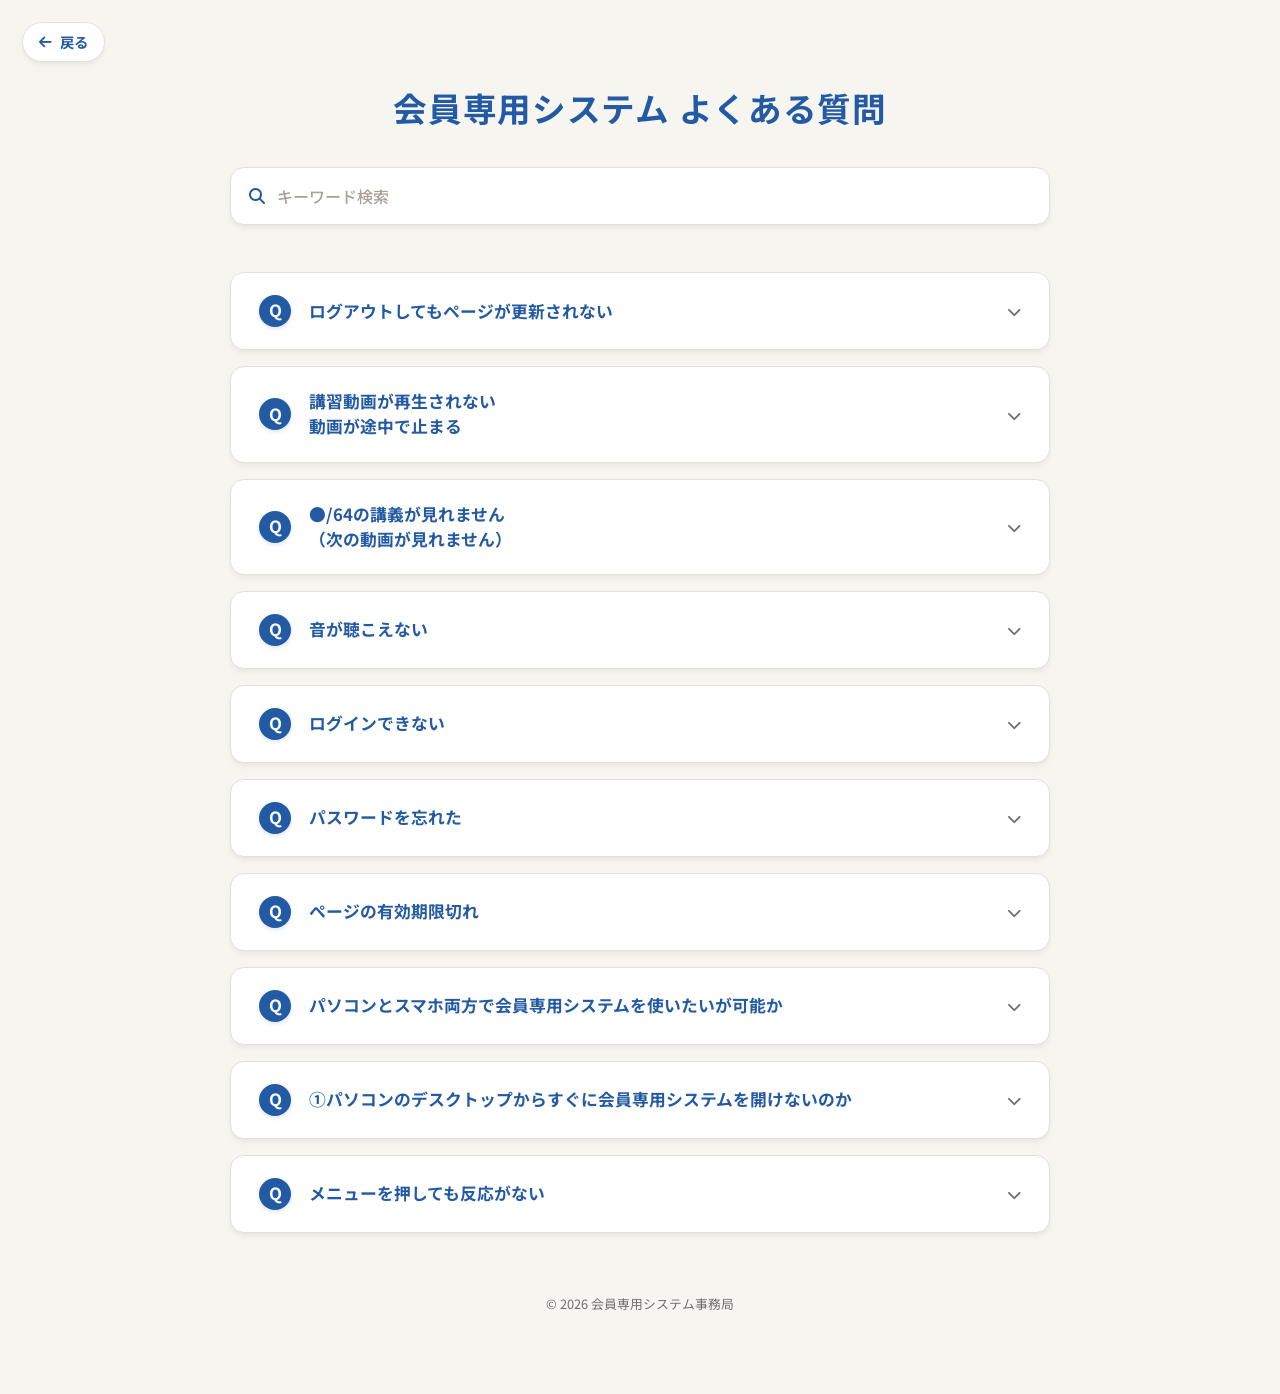
<file: index.html>
<!DOCTYPE html>
<html lang="ja">
<head>
    <meta charset="UTF-8">
    <meta name="viewport" content="width=device-width, initial-scale=1.0">
    <title>よくある質問 | 会員専用システム</title>
    
    <!-- Google Fonts -->
    <link rel="preconnect" href="https://fonts.googleapis.com">
    <link rel="preconnect" href="https://fonts.gstatic.com" crossorigin>
    <link href="https://fonts.googleapis.com/css2?family=Noto+Sans+JP:wght@400;500;700&family=Outfit:wght@600;800&display=swap" rel="stylesheet">
    
    <!-- Font Awesome -->
    <link rel="stylesheet" href="https://cdnjs.cloudflare.com/ajax/libs/font-awesome/6.4.0/css/all.min.css">

    <!-- Favicon -->
    <link rel="icon" href="favicon.svg" type="image/svg+xml">
    
    <!-- Custom Style -->
    <link rel="stylesheet" href="style.css">
</head>
<body>
    <a class="portal-back-button" href="https://portal.toshibu-sstm.com/" aria-label="会員専用システムへ戻る">
        <i class="fa-solid fa-arrow-left" aria-hidden="true"></i>
        <span>戻る</span>
    </a>

    <div class="faq-container">
        <!-- Header -->
        <header class="faq-header">
            <h1 class="faq-title">会員専用システム よくある質問</h1>
        </header>

        <!-- FAQ Accordion List -->
        <main class="faq-main">
            <div class="faq-search" role="search">
                <label class="faq-search-label" for="faq-search-input">キーワード検索</label>
                <div class="faq-search-box">
                    <i class="fa-solid fa-magnifying-glass" aria-hidden="true"></i>
                    <input id="faq-search-input" class="faq-search-input" type="search" placeholder="キーワード検索" autocomplete="off">
                </div>
                <p class="faq-search-status" id="faq-search-status" aria-live="polite"></p>
            </div>
            <div class="faq-list" id="faq-list">
            <!-- Question 1 -->
            <details class="faq-item" name="faq-accordion" id="faq-1">
                <summary class="faq-summary">
                    <span class="faq-q-badge">Q</span>
                    <span class="faq-question-text">ログアウトしてもページが更新されない</span>
                    <span class="faq-toggle-icon"><i class="fa-solid fa-chevron-down"></i></span>
                </summary>
                <div class="faq-answer-wrapper">
                    <div class="faq-answer-content">
                        <span class="faq-a-badge">A</span>
                        <div class="faq-answer-text">
                        <p>そのため、ログアウトをしても端末側が「以前の古い情報」を優先的に表示してしまうことが稀にございます。</p>
                        <p>もし「画面が古いまま（更新されない）」と感じられた際は、以下の操作をお試しください。</p>
                        <p>■パソコンの場合</p>
                        <p>画面の左上などにある「くるっと回った矢印（更新ボタン）」を一度押してください。</p>
                        <p>■スマホの場合</p>
                        <p>画面を一番上まで戻し、さらに「下にグイッと引っ張る」と更新されます。</p>
                        <p>最新の状態に切り替わるかと存じますので、ぜひお試しください。</p>
                        </div>
                    </div>
                </div>
            </details>

            <!-- Question 2 -->
            <details class="faq-item" name="faq-accordion" id="faq-2">
                <summary class="faq-summary">
                    <span class="faq-q-badge">Q</span>
                    <span class="faq-question-text">講習動画が再生されない<br>動画が途中で止まる</span>
                    <span class="faq-toggle-icon"><i class="fa-solid fa-chevron-down"></i></span>
                </summary>
                <div class="faq-answer-wrapper">
                    <div class="faq-answer-content">
                        <span class="faq-a-badge">A</span>
                        <div class="faq-answer-text">
                        <p>・アプリを完全に閉じて開き直す</p>
                        <p>一度ログアウトし、ブラウザ（インターネットの画面）を完全に閉じてから、再度ログインして読み込み直してください。</p>
                        <p>・Wi-Fi（ワイファイ）を入れ直す</p>
                        <p>画面の「扇形のマーク」を一度オフにし、数秒待ってから再度オンにしてみてください。</p>
                        <p>・別の回線を試す</p>
                        <p>Wi-Fiを切って、スマートフォンの回線（4G/5G）に切り替えるとスムーズに流れることがあります。</p>
                        <p>・専用のアプリ（SafariやChrome）で開く</p>
                        <p>LINEやメールの中のリンクからではなく、Safari（方位磁石のマーク） や Chrome（カラフルな丸いマーク） を直接開いてアクセスしてください。</p>
                        </div>
                    </div>
                </div>
            </details>

            <!-- Question 3 -->
            <details class="faq-item" name="faq-accordion" id="faq-3">
                <summary class="faq-summary">
                    <span class="faq-q-badge">Q</span>
                    <span class="faq-question-text">●/64の講義が見れません<br>（次の動画が見れません）</span>
                    <span class="faq-toggle-icon"><i class="fa-solid fa-chevron-down"></i></span>
                </summary>
                <div class="faq-answer-wrapper">
                    <div class="faq-answer-content">
                        <span class="faq-a-badge">A</span>
                        <div class="faq-answer-text">
                        <p>■視聴可能な範囲について</p>
                        <p>受講初日は、まず全体の進め方を把握していただくため、【4/64（受講ガイダンス含む）】までが視聴可能です。</p>
                        <p>それ以降の講義につきましては、着実に学びを深めていただくため、1日に1講義ずつ順次公開される仕組みとなっております。</p>
                        <p>■動画の表示状態について</p>
                        <p>グレーの状態： 公開前の講義です（順次公開をお待ちください）。</p>
                        <p>白色の状態： 公開済みの講義です。クリックしてご視聴いただけます。</p>
                        </div>
                    </div>
                </div>
            </details>

            <!-- Question 4 -->
            <details class="faq-item" name="faq-accordion" id="faq-4">
                <summary class="faq-summary">
                    <span class="faq-q-badge">Q</span>
                    <span class="faq-question-text">音が聴こえない</span>
                    <span class="faq-toggle-icon"><i class="fa-solid fa-chevron-down"></i></span>
                </summary>
                <div class="faq-answer-wrapper">
                    <div class="faq-answer-content">
                        <span class="faq-a-badge">A</span>
                        <div class="faq-answer-text">
                        <p>1. 動画画面の「スピーカーマーク」をチェック</p>
                        <p>動画の左下（または右下）にあるスピーカーのマークに 「×」 がついていないか。</p>
                        <p>もし 「×」 がついていたら、そのマークを一度クリックして解除してください。</p>
                        <p>2. パソコンやスマホ自体の音量をアップ</p>
                        <p>キーボードの音量ボタンや、スマホの横についている音量ボタンを押して、音が小さすぎないか確認してください。</p>
                        <p>別の動画や音楽は聞こえるか試してみるのがおすすめです。</p>
                        <p>3. イヤホンや外部スピーカーの接続を確認</p>
                        <p>イヤホンがしっかり奥まで刺さっているか、またはワイヤレスイヤホン（Bluetooth）が意図せず別の部屋でつながっていないかご確認ください。</p>
                        <p>もし上記を試しても解決しない場合は、一度ブラウザ（インターネットの画面）を閉じ、再度開き直してみてください。</p>
                        <p>一時的な不具合が解消されることがございます。</p>
                        <p>【もし音がプツプツ途切れたり、画面が止まる場合】</p>
                        <p>インターネット（Wi-Fi）の接続が一時的に弱くなっている可能性があります。</p>
                        <p>その場合は、画面の「Wi-Fiマーク」を一度消して、数秒後にまた入れ直してみてください。</p>
                        <p>【それでも解決しないときは】</p>
                        <p>一度インターネットの画面を閉じ、再度開き直してみてください。</p>
                        <p>一時的な不具合が解消されることがございます。</p>
                        </div>
                    </div>
                </div>
            </details>

            <!-- Question 5 -->
            <details class="faq-item" name="faq-accordion" id="faq-5">
                <summary class="faq-summary">
                    <span class="faq-q-badge">Q</span>
                    <span class="faq-question-text">ログインできない</span>
                    <span class="faq-toggle-icon"><i class="fa-solid fa-chevron-down"></i></span>
                </summary>
                <div class="faq-answer-wrapper">
                    <div class="faq-answer-content">
                        <span class="faq-a-badge">A</span>
                        <div class="faq-answer-text">
                        <p>お手数ですが、以下の3点をご確認ください。</p>
                        <p>・「半角」で入力されているか。</p>
                        <p>アルファベットや数字が、太い文字（全角）になっていないかご確認ください。</p>
                        <p>必ず「半角（細い文字）」でのご入力をお願いいたします。</p>
                        <p>・余計な「空白（スペース）」が入っていないか。</p>
                        <p>文字の前後に目に見えない空白が入ると、エラーになります。</p>
                        <p>一度すべて消してから、一文字ずつ手入力することをお試しください。</p>
                        <p>・最新のパスワードか。</p>
                        <p>以前の古いパスワードが自動で表示されている場合がございます。</p>
                        <p>一度消去し、最新のものをご入力ください。</p>
                        <p>【それでも解決しない場合】</p>
                        <p>以下の手順で、パスワードの再発行（作り直し）が可能です。</p>
                        <p>■ 会員専用システム ログインページ</p>
                        <p><a href="https://toshibu-sstm.com/system/" target="_blank" rel="noopener noreferrer">https://toshibu-sstm.com/system/</a></p>
                        <p>①上記ログインページを開き、「パスワードを忘れた方はこちら」を押す</p>
                        <p>➁メールアドレスを入力し、届いた案内から再設定する</p>
                        <p>【もしメールが届かない場合は……】</p>
                        <p>迷惑メールフォルダに入っていないか、一度ご確認ください。</p>
                        <p>操作が難しい場合や、メールが見当たらないときは、ご無理をなさらずサポートチームまでお気軽にご相談くださいませ。</p>
                        </div>
                    </div>
                </div>
            </details>

            <!-- Question 6 -->
            <details class="faq-item" name="faq-accordion" id="faq-6">
                <summary class="faq-summary">
                    <span class="faq-q-badge">Q</span>
                    <span class="faq-question-text">パスワードを忘れた</span>
                    <span class="faq-toggle-icon"><i class="fa-solid fa-chevron-down"></i></span>
                </summary>
                <div class="faq-answer-wrapper">
                    <div class="faq-answer-content">
                        <span class="faq-a-badge">A</span>
                        <div class="faq-answer-text">
                        <p>もしお忘れになった場合は、以下の手順で新しく作り直す（再設定する）ことが可能です。</p>
                        <p>■ 会員専用システム ログインページ</p>
                        <p><a href="https://toshibu-sstm.com/system/" target="_blank" rel="noopener noreferrer">https://toshibu-sstm.com/system/</a></p>
                        <p>①上記ログインページを開き、「パスワードを忘れた方はこちら」を押す</p>
                        <p>➁メールアドレスを入力し、届いた案内から再設定する</p>
                        <p>※操作が難しい場合は、ご無理をなさらずサポートチームまでご連絡ください。こちらで変更のお手伝いをさせていただきます。</p>
                        <p>【もしメールが届かない場合は……】</p>
                        <p>迷惑メールフォルダに入っていないか、一度ご確認ください。</p>
                        <p>操作が難しい場合や、メールが見当たらないときは、ご無理をなさらずサポートチームまでお気軽にご相談くださいませ。</p>
                        </div>
                    </div>
                </div>
            </details>

            <!-- Question 7 -->
            <details class="faq-item" name="faq-accordion" id="faq-7">
                <summary class="faq-summary">
                    <span class="faq-q-badge">Q</span>
                    <span class="faq-question-text">ページの有効期限切れ</span>
                    <span class="faq-toggle-icon"><i class="fa-solid fa-chevron-down"></i></span>
                </summary>
                <div class="faq-answer-wrapper">
                    <div class="faq-answer-content">
                        <span class="faq-a-badge">A</span>
                        <div class="faq-answer-text">
                        <p>これはセキュリティ保護のための表示であり、受講ができなくなったわけではございません。</p>
                        <p>どうぞご安心ください。</p>
                        <p>以下の操作で、元の画面に戻ることができます。</p>
                        <p>・画面を「再読み込み」する</p>
                        <p>画面の左上などにある「くるっと回った矢印（更新ボタン）」を押してください。</p>
                        <p>・一度画面を閉じて、開き直す</p>
                        <p>一度インターネットの画面を完全に閉じ、再度ログインし直してください。</p>
                        <p>・「戻る」ボタンを使わない</p>
                        <p>操作中に前の画面に戻りたいときは、画面内の「戻る」ボタン（もしあれば）を使うか、メニューから選び直すとエラーが起きにくくなります。</p>
                        <p>※インターネットの画面は、『一歩進むごとに情報を記録』しています。ブラウザの戻るボタンを使うと、その記録が途切れてしまい、</p>
                        <p>システムが『迷子』になってエラー（有効期限切れ）が出てしまうことがございます。</p>
                        </div>
                    </div>
                </div>
            </details>

            <!-- Question 8 -->
            <details class="faq-item" name="faq-accordion" id="faq-8">
                <summary class="faq-summary">
                    <span class="faq-q-badge">Q</span>
                    <span class="faq-question-text">パソコンとスマホ両方で会員専用システムを使いたいが可能か</span>
                    <span class="faq-toggle-icon"><i class="fa-solid fa-chevron-down"></i></span>
                </summary>
                <div class="faq-answer-wrapper">
                    <div class="faq-answer-content">
                        <span class="faq-a-badge">A</span>
                        <div class="faq-answer-text">
                        <p>ご自宅では画面の大きなパソコンで、外出先では手軽なスマートフォンで、といった使い分けも可能です。</p>
                        <p>・どちらからでもログインしてOK</p>
                        <p>パソコンで使っている時と同じ「メールアドレス」と「パスワード」で、スマートフォンからもログインいただけます。</p>
                        <p>・URL（ホームページのアドレス）は共通です</p>
                        <p>パソコンでもスマートフォンでも、アクセスするページは同じです。</p>
                        <p>・学習の続きから再開できます</p>
                        <p>どちらの機種で視聴しても、学習の記録は共通して保存されますのでご安心ください。</p>
                        </div>
                    </div>
                </div>
            </details>

            <!-- Question 9 -->
            <details class="faq-item" name="faq-accordion" id="faq-9">
                <summary class="faq-summary">
                    <span class="faq-q-badge">Q</span>
                    <span class="faq-question-text">①パソコンのデスクトップからすぐに会員専用システムを開けないのか</span>
                    <span class="faq-toggle-icon"><i class="fa-solid fa-chevron-down"></i></span>
                </summary>
                <div class="faq-answer-wrapper">
                    <div class="faq-answer-content">
                        <span class="faq-a-badge">A</span>
                        <div class="faq-answer-text">
                        <p>【手順】</p>
                        <p>①パソコンの壁紙（何もないところ）で「右クリック」する</p>
                        <p>マウスの右側のボタンを一度カチッと押してください。</p>
                        <p>➁「新規作成」→「ショートカット」を選ぶ</p>
                        <p>出てきたメニューの中から「新規作成」にマウスを合わせ、その横に出る「ショートカット」を押してください。</p>
                        <p>③アドレス（URL）を入力する</p>
                        <p>「項目の場所を入力してください」という空欄に、ログインページのURLを貼り付けるか、入力してください。入力できたら、右下の「次へ」を押します。</p>
                        <p>④名前をつけて完了</p>
                        <p>「このショートカットの名前を入力してください」という欄に、「【投資部】会員サイト」など、ご自身がわかりやすい名前を入力して、最後に「完了」を押してください。</p>
                        <p>これで、次からは画面上のアイコンを押すだけで、パッと会員ページが開くようになります。</p>
                        <p>■iPhone / iPad の場合</p>
                        <p>①Safari（方位磁石のマーク）でログインページを開きます。</p>
                        <p>➁画面の下にある 「四角から矢印が飛び出しているマーク」 を押します。</p>
                        <p>③メニューを少し下に送り、「ホーム画面に追加」 を押します。</p>
                        <p>④右上の 「追加」 を押せば、ホーム画面にアイコンができあがります。</p>
                        <p>■Android（スマートフォン）の場合</p>
                        <p>①Chrome（カラフルな丸いマーク）でログインページを開きます。</p>
                        <p>➁画面の右上にある 「点3つのマーク（︙）」 を押します。</p>
                        <p>③「ホーム画面に追加」 を押します。</p>
                        <p>④「追加」 を押せば、ホーム画面にアイコンができあがります。</p>
                        <p>■Mac（パソコン）の場合</p>
                        <p>①Safari（方位磁石のマーク）でログインページを開き、画面を少し小さくします。</p>
                        <p>➁URL（アドレス）の左側にある 「小さな丸いマーク」 をマウスでつかみます。</p>
                        <p>③そのまま デスクトップ（壁紙）の上まで引きずって（ドラッグして） 指を離せば、アイコンができあがります。</p>
                        </div>
                    </div>
                </div>
            </details>

            <!-- Question 10 -->
            <details class="faq-item" name="faq-accordion" id="faq-10">
                <summary class="faq-summary">
                    <span class="faq-q-badge">Q</span>
                    <span class="faq-question-text">メニューを押しても反応がない</span>
                    <span class="faq-toggle-icon"><i class="fa-solid fa-chevron-down"></i></span>
                </summary>
                <div class="faq-answer-wrapper">
                    <div class="faq-answer-content">
                        <span class="faq-a-badge">A</span>
                        <div class="faq-answer-text">
                        <p>お手数ですが、以下の手順を上から順番にお試しください。</p>
                        <p>1. ページの「再読み込み（更新）」を試す</p>
                        <p>画面の一番上にある「くるっとした矢印マーク（更新ボタン）」を押してください。</p>
                        <p>これだけで、読み込みがスムーズになり、正常に動くようになることがよくあります。</p>
                        <p>2. 時間を空けてから再度お試しいただく</p>
                        <p>インターネットの回線が一時的に混み合っている場合、ボタンが反応しづらくなることがございます。</p>
                        <p>数分から数十分ほどお時間を空けてから、改めて操作をお試しください。</p>
                        <p>少し時間を置くことで、回線の混雑が解消され、スムーズに画面が切り替わるようになることがございます。</p>
                        <p>3. 推奨されているブラウザ（閲覧アプリ）を試す</p>
                        <p>LINEなどのアプリ内から画面を開いている場合、ボタンが正しく反応しないことがございます。</p>
                        <p>その場合は、普段お使いの「Google Chrome」や「Safari」などのブラウザアプリに切り替えて、再度開き直してみてください。</p>
                        <p>4. 端末の「再起動」</p>
                        <p>上記を試しても解決しない場合は、一度スマートフォンやパソコンの電源を切り、再起動を行ってください。</p>
                        <p>機器のリセットにより、動作が改善するケースが非常に多くございます。</p>
                        </div>
                    </div>
                </div>
            </details>
            </div>
            <nav class="faq-pagination" id="faq-pagination" aria-label="FAQページ切り替え" hidden></nav>
        </main>

        <!-- Minimal Footer -->
        <footer class="faq-footer">
            <p class="copyright">© 2026 会員専用システム事務局</p>
        </footer>
    </div>

    <!-- Scripts -->
    <script src="app.js"></script>
</body>
</html>
</file>
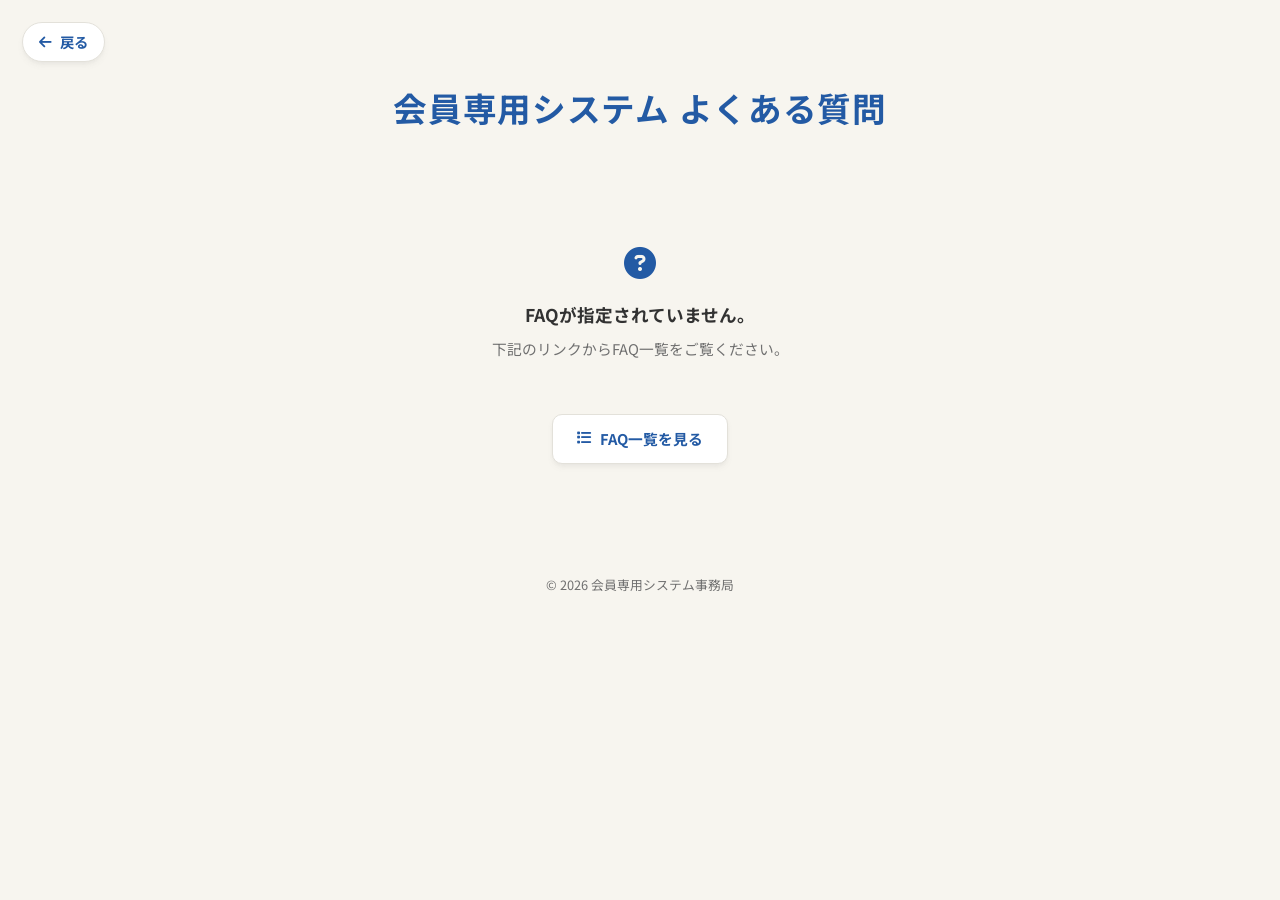
<file: faq.html>
<!DOCTYPE html>
<html lang="ja">
<head>
    <meta charset="UTF-8">
    <meta name="viewport" content="width=device-width, initial-scale=1.0">
    <title>よくある質問 | 会員専用システム</title>
    
    <!-- Google Fonts -->
    <link rel="preconnect" href="https://fonts.googleapis.com">
    <link rel="preconnect" href="https://fonts.gstatic.com" crossorigin>
    <link href="https://fonts.googleapis.com/css2?family=Noto+Sans+JP:wght@400;500;700&family=Outfit:wght@600;800&display=swap" rel="stylesheet">
    
    <!-- Font Awesome -->
    <link rel="stylesheet" href="https://cdnjs.cloudflare.com/ajax/libs/font-awesome/6.4.0/css/all.min.css">

    <!-- Favicon -->
    <link rel="icon" href="favicon.svg" type="image/svg+xml">
    
    <!-- Shared Style -->
    <link rel="stylesheet" href="style.css">

    <style>
        /* Single FAQ page specific styles */
        .faq-single-card {
            background-color: var(--bg-card);
            border: 1px solid var(--primary);
            border-radius: 14px;
            box-shadow: var(--shadow-hover);
            overflow: hidden;
        }

        .faq-single-question {
            display: flex;
            align-items: center;
            padding: 22px 28px;
        }

        .faq-single-answer {
            background-color: #FCFBF9;
            border-top: 1px solid var(--border);
            padding: 26px 28px;
        }

        .faq-single-answer-content {
            display: flex;
            align-items: flex-start;
        }

        .faq-back-link {
            display: inline-flex;
            align-items: center;
            gap: 8px;
            margin-top: 32px;
            padding: 12px 24px;
            background-color: var(--bg-card);
            border: 1px solid var(--border);
            border-radius: 10px;
            color: var(--primary);
            font-size: 0.92rem;
            font-weight: 700;
            text-decoration: none;
            transition: border-color 0.2s, box-shadow 0.2s, transform 0.2s;
            box-shadow: var(--shadow);
        }

        .faq-back-link:hover {
            border-color: var(--primary-light);
            box-shadow: var(--shadow-hover);
            transform: translateY(-1px);
        }

        .faq-loading {
            text-align: center;
            padding: 60px 20px;
            color: var(--text-muted);
            font-size: 0.95rem;
        }

        .faq-loading .spinner {
            display: inline-block;
            width: 28px;
            height: 28px;
            border: 3px solid var(--border);
            border-top-color: var(--primary);
            border-radius: 50%;
            animation: spin 0.7s linear infinite;
            margin-bottom: 14px;
        }

        @keyframes spin {
            to { transform: rotate(360deg); }
        }

        .faq-error {
            text-align: center;
            padding: 50px 20px;
            color: var(--text-muted);
        }

        .faq-error-icon {
            font-size: 2rem;
            margin-bottom: 12px;
            color: var(--primary);
        }

        /* Responsive */
        @media (max-width: 576px) {
            .faq-single-question {
                padding: 18px 20px;
            }
            .faq-single-answer {
                padding: 20px;
            }
        }
    </style>
</head>
<body>
    <a class="portal-back-button" href="https://portal.toshibu-sstm.com/" aria-label="会員専用システムへ戻る">
        <i class="fa-solid fa-arrow-left" aria-hidden="true"></i>
        <span>戻る</span>
    </a>

    <div class="faq-container">
        <!-- Header -->
        <header class="faq-header">
            <h1 class="faq-title">会員専用システム よくある質問</h1>
        </header>

        <!-- FAQ Single Content (dynamic) -->
        <main class="faq-main" id="faq-content">
            <div class="faq-loading">
                <div class="spinner"></div>
                <p>読み込み中...</p>
            </div>
        </main>

        <!-- Minimal Footer -->
        <footer class="faq-footer">
            <p class="copyright">© 2026 会員専用システム事務局</p>
        </footer>
    </div>

    <script>
    document.addEventListener('DOMContentLoaded', () => {
        const API_URL = 'https://hayashi-cs-backend-248098265972.asia-northeast1.run.app/public/member-qa';
        const PORTAL_URL = 'https://portal.toshibu-sstm.com/';
        const SYSTEM_URL = 'https://toshibu-sstm.com/system/';
        const LOGIN_URL = 'https://toshibu-sstm.com/stock_ms/src/public/login/';
        const ALLOWED_BACK_ORIGINS = new Set(['https://toshibu-sstm.com', 'https://portal.toshibu-sstm.com']);
        const BACK_TARGETS = {
            system: SYSTEM_URL,
            login: LOGIN_URL,
            portal: PORTAL_URL
        };
        const contentEl = document.getElementById('faq-content');
        const portalBackButton = document.querySelector('.portal-back-button');
        const allowedTags = new Set(['A', 'HR', 'P', 'UL', 'OL', 'LI', 'STRONG', 'B', 'U', 'MARK', 'SPAN']);
        const allowedClasses = new Set(['text-red', 'text-blue', 'text-green', 'text-orange', 'text-gray', 'note', 'warning']);
        const allowedSpanClasses = new Set(['text-red', 'text-blue', 'text-green', 'text-orange', 'text-gray']);
        const hexColorRegex = /^#(?:[0-9a-f]{3}|[0-9a-f]{6})$/i;

        function setupPortalBackButton() {
            if (!portalBackButton) return;

            portalBackButton.href = getBackUrl();
        }

        function getBackUrl() {
            const params = new URLSearchParams(window.location.search);
            const namedTarget = params.get('back');
            if (namedTarget && BACK_TARGETS[namedTarget]) {
                return BACK_TARGETS[namedTarget];
            }

            const requestedUrl = params.get('return_url') || params.get('returnUrl') || params.get('back_url');
            if (requestedUrl) {
                const safeUrl = getAllowedUrl(requestedUrl);
                if (safeUrl) return safeUrl;
            }

            const referrerUrl = getAllowedUrl(document.referrer);
            if (referrerUrl && referrerUrl !== window.location.href) {
                return referrerUrl;
            }

            return PORTAL_URL;
        }

        function getAllowedUrl(url) {
            if (!url) return '';

            try {
                const parsedUrl = new URL(url);
                if (parsedUrl.origin === 'https://toshibu-sstm.com' && parsedUrl.pathname === '/') {
                    return SYSTEM_URL;
                }
                if (ALLOWED_BACK_ORIGINS.has(parsedUrl.origin)) {
                    return parsedUrl.href;
                }
            } catch (e) {
                return '';
            }

            return '';
        }

        setupPortalBackButton();

        function appendSafeRichText(target, rawText) {
            const source = String(rawText || '');
            if (!/[<>]/.test(source)) {
                appendPlainTextWithLinks(target, source);
                return;
            }

            const doc = new DOMParser().parseFromString(source, 'text/html');
            Array.from(doc.body.childNodes).forEach(node => {
                target.appendChild(sanitizeNode(node));
            });
        }

        function sanitizeNode(node) {
            if (node.nodeType === Node.TEXT_NODE) {
                return document.createTextNode(node.textContent || '');
            }

            if (node.nodeType !== Node.ELEMENT_NODE) {
                return document.createTextNode('');
            }

            const tagName = node.tagName.toUpperCase();
            if (!allowedTags.has(tagName)) {
                const fragment = document.createDocumentFragment();
                Array.from(node.childNodes).forEach(child => fragment.appendChild(sanitizeNode(child)));
                return fragment;
            }

            const el = document.createElement(tagName.toLowerCase());
            if (tagName === 'A') {
                const href = node.getAttribute('href') || '';
                if (/^https?:\/\//i.test(href)) {
                    el.setAttribute('href', href);
                    el.setAttribute('target', '_blank');
                    el.setAttribute('rel', 'noopener noreferrer');
                }
            }

            const className = node.getAttribute('class') || '';
            const cleanClasses = className.split(/\s+/).filter(name => {
                if (!allowedClasses.has(name)) return false;
                if (tagName === 'SPAN') return allowedSpanClasses.has(name);
                return tagName === 'P';
            });
            if (cleanClasses.length > 0) {
                el.className = cleanClasses.join(' ');
            }

            if (tagName === 'SPAN') {
                const colorMatch = (node.getAttribute('style') || '').match(/(?:^|;)\s*color\s*:\s*(#[0-9a-f]{3}|#[0-9a-f]{6})\s*(?:;|$)/i);
                if (colorMatch && hexColorRegex.test(colorMatch[1])) {
                    el.style.color = colorMatch[1];
                }
            }

            Array.from(node.childNodes).forEach(child => el.appendChild(sanitizeNode(child)));
            return el;
        }

        function appendPlainTextWithLinks(target, text) {
            const paragraphs = String(text || '').split('\n');
            paragraphs.forEach(pText => {
                const p = document.createElement('p');
                appendTextWithLinks(p, pText);
                target.appendChild(p);
            });
        }

        function appendTextWithLinks(target, text) {
            const urlRegex = /(https?:\/\/[^\s]+)/g;
            let lastIndex = 0;
            let match;

            while ((match = urlRegex.exec(text)) !== null) {
                if (match.index > lastIndex) {
                    target.appendChild(document.createTextNode(text.slice(lastIndex, match.index)));
                }
                const a = document.createElement('a');
                a.href = match[1];
                a.target = '_blank';
                a.rel = 'noopener noreferrer';
                a.textContent = match[1];
                target.appendChild(a);
                lastIndex = urlRegex.lastIndex;
            }

            if (lastIndex < text.length) {
                target.appendChild(document.createTextNode(text.slice(lastIndex)));
            }
        }

        // Get FAQ ID from URL query parameter
        const params = new URLSearchParams(window.location.search);
        const faqId = parseInt(params.get('id'), 10);

        if (!faqId || isNaN(faqId)) {
            showError('FAQが指定されていません。', '下記のリンクからFAQ一覧をご覧ください。');
            return;
        }

        fetchAndRender(faqId);

        async function fetchAndRender(id) {
            try {
                const res = await fetch(API_URL);
                if (!res.ok) throw new Error('HTTP error ' + res.status);
                const faqs = await res.json();

                const faq = Array.isArray(faqs) ? faqs.find(f => f.id === id) : null;

                if (!faq) {
                    showError('お探しのFAQが見つかりませんでした。', '下記のリンクからFAQ一覧をご覧ください。');
                    return;
                }

                // Update page title
                document.title = faq.question + ' | よくある質問 | 会員専用システム';

                renderFaq(faq);
            } catch (e) {
                console.error('Failed to fetch FAQ:', e);
                showError('読み込みに失敗しました。', '時間をおいて再度お試しください。');
            }
        }

        function renderFaq(faq) {
            contentEl.innerHTML = '';

            // Card
            const card = document.createElement('div');
            card.className = 'faq-single-card';

            // Question section
            const questionSection = document.createElement('div');
            questionSection.className = 'faq-single-question';

            const qBadge = document.createElement('span');
            qBadge.className = 'faq-q-badge';
            qBadge.textContent = 'Q';

            const qText = document.createElement('span');
            qText.className = 'faq-question-text';
            qText.style.whiteSpace = 'pre-line';
            qText.textContent = faq.question;

            questionSection.appendChild(qBadge);
            questionSection.appendChild(qText);

            // Answer section
            const answerSection = document.createElement('div');
            answerSection.className = 'faq-single-answer';

            const answerContent = document.createElement('div');
            answerContent.className = 'faq-single-answer-content';

            const aBadge = document.createElement('span');
            aBadge.className = 'faq-a-badge';
            aBadge.textContent = 'A';

            const answerText = document.createElement('div');
            answerText.className = 'faq-answer-text';

            appendSafeRichText(answerText, faq.answer);

            answerContent.appendChild(aBadge);
            answerContent.appendChild(answerText);
            answerSection.appendChild(answerContent);

            card.appendChild(questionSection);
            card.appendChild(answerSection);

            contentEl.appendChild(card);

            // Back link
            const backLink = document.createElement('a');
            backLink.href = './';
            backLink.className = 'faq-back-link';
            backLink.innerHTML = '<i class="fa-solid fa-arrow-left"></i>';
            backLink.appendChild(document.createTextNode(' よくある質問一覧へ戻る'));
            contentEl.appendChild(backLink);
        }

        function showError(title, subtitle) {
            contentEl.innerHTML = '';

            const errorDiv = document.createElement('div');
            errorDiv.className = 'faq-error';

            const icon = document.createElement('div');
            icon.className = 'faq-error-icon';
            icon.innerHTML = '<i class="fa-solid fa-circle-question"></i>';

            const h2 = document.createElement('h2');
            h2.style.cssText = 'font-size:1.1rem; color:var(--text-main); margin-bottom:8px;';
            h2.textContent = title;

            const p = document.createElement('p');
            p.style.cssText = 'font-size:0.92rem; margin-bottom:20px;';
            p.textContent = subtitle;

            errorDiv.appendChild(icon);
            errorDiv.appendChild(h2);
            errorDiv.appendChild(p);

            const backLink = document.createElement('a');
            backLink.href = './';
            backLink.className = 'faq-back-link';
            backLink.innerHTML = '<i class="fa-solid fa-list"></i>';
            backLink.appendChild(document.createTextNode(' FAQ一覧を見る'));
            errorDiv.appendChild(backLink);

            contentEl.appendChild(errorDiv);
        }
    });
    </script>
</body>
</html>
</file>
<file: style.css>
/* ==========================================================================
   Minimalist Brand Design System (Toushibu Brand Colors)
   ========================================================================== */

:root {
    /* Brand Colors based on https://toushibu-official.com/ */
    --bg-app: #F7F5EF;         /* Brand Warm Sand Background (bg-sand) */
    --bg-card: #ffffff;        /* White Cards */
    --primary: #235AA4;        /* Brand Primary Navy Blue (color-main) */
    --primary-light: #3b77c4;  /* Lighter Navy */
    --accent: #61880A;         /* Brand Sub Green (color-sub) */
    --accent-light: #E8F3D8;   /* Brand Light Green (bg-green-light) */
    --border: #E3E1DA;         /* Brand Muted Sand Border */
    --text-main: #323232;      /* Brand Body Text Black */
    --text-muted: #707070;     /* Brand Muted Text */
    
    --font-sans: 'Noto Sans JP', sans-serif;
    --shadow: 0 4px 6px -1px rgba(112, 112, 112, 0.08), 0 2px 4px -1px rgba(112, 112, 112, 0.05);
    --shadow-hover: 0 10px 15px -3px rgba(35, 90, 164, 0.06), 0 4px 6px -2px rgba(35, 90, 164, 0.03);
}

*, *::before, *::after {
    box-sizing: border-box;
    margin: 0;
    padding: 0;
}

body {
    font-family: var(--font-sans);
    background-color: var(--bg-app);
    color: var(--text-main);
    line-height: 1.65;
    padding: 80px 20px;
    -webkit-font-smoothing: antialiased;
}

.portal-back-button {
    position: fixed;
    top: 22px;
    left: 22px;
    z-index: 20;
    display: inline-flex;
    align-items: center;
    gap: 8px;
    min-height: 40px;
    padding: 9px 16px;
    background: var(--bg-card);
    border: 1px solid var(--border);
    border-radius: 999px;
    box-shadow: var(--shadow);
    color: var(--primary);
    font-size: 0.9rem;
    font-weight: 700;
    line-height: 1;
    text-decoration: none;
    transition: border-color 0.2s, box-shadow 0.2s, transform 0.2s;
}

.portal-back-button:hover {
    border-color: var(--primary-light);
    box-shadow: var(--shadow-hover);
    transform: translateY(-1px);
}

.portal-back-button:focus-visible {
    outline: 3px solid rgba(35, 90, 164, 0.22);
    outline-offset: 3px;
}

/* Container */
.faq-container {
    max-width: 820px;
    margin: 0 auto;
}

/* Header */
.faq-header {
    text-align: center;
    margin-bottom: 50px;
}

.faq-title {
    font-size: 2.1rem;
    font-weight: 700;
    color: var(--primary);
    margin-bottom: 14px;
    letter-spacing: 0.02em;
}

/* Search */
.faq-search {
    margin: -18px 0 28px;
}

.faq-search-label {
    position: absolute;
    width: 1px;
    height: 1px;
    overflow: hidden;
    clip: rect(0, 0, 0, 0);
    white-space: nowrap;
}

.faq-search-box {
    align-items: center;
    background: var(--bg-card);
    border: 1px solid var(--border);
    border-radius: 14px;
    box-shadow: var(--shadow);
    color: var(--primary);
    display: flex;
    gap: 12px;
    padding: 0 18px;
    transition: border-color 0.2s, box-shadow 0.2s;
}

.faq-search-box:focus-within {
    border-color: var(--primary-light);
    box-shadow: var(--shadow-hover);
}

.faq-search-input {
    appearance: none;
    background: transparent;
    border: 0;
    color: var(--text-main);
    flex: 1;
    font-family: var(--font-sans);
    font-size: 1rem;
    font-weight: 500;
    min-width: 0;
    outline: 0;
    padding: 16px 0;
}

.faq-search-input::placeholder {
    color: #A7A199;
}

.faq-search-status {
    color: var(--text-muted);
    font-size: 0.84rem;
    font-weight: 700;
    min-height: 1.4em;
    padding: 8px 2px 0;
}

/* FAQ Accordion List */
.faq-list {
    display: flex;
    flex-direction: column;
    gap: 16px;
}

.faq-empty {
    background: #FCFBF9;
    border: 1px dashed var(--border);
    border-radius: 14px;
    color: var(--text-muted);
    font-size: 0.95rem;
    font-weight: 700;
    padding: 22px;
    text-align: center;
}

.faq-item {
    background-color: var(--bg-card);
    border: 1px solid var(--border);
    border-radius: 14px;
    box-shadow: var(--shadow);
    overflow: hidden;
    transition: transform 0.25s, border-color 0.25s, box-shadow 0.25s;
}

.faq-item:hover {
    border-color: var(--primary-light);
    box-shadow: var(--shadow-hover);
    transform: translateY(-1px);
}

.faq-summary {
    display: flex;
    align-items: center;
    padding: 22px 28px;
    cursor: pointer;
    list-style: none;
    user-select: none;
}

.faq-summary::-webkit-details-marker {
    display: none;
}

.faq-q-badge {
    display: inline-flex;
    align-items: center;
    justify-content: center;
    width: 32px;
    height: 32px;
    background-color: var(--primary);
    color: white;
    border-radius: 50%;
    font-size: 1.05rem;
    font-weight: 700;
    margin-right: 18px;
    flex-shrink: 0;
    box-shadow: 0 2px 4px rgba(35, 90, 164, 0.15);
}

.faq-question-text {
    flex-grow: 1;
    font-weight: 700;
    color: var(--primary);
    font-size: 1.05rem;
    line-height: 1.5;
    padding-right: 16px;
    white-space: pre-line;
}

.faq-toggle-icon {
    font-size: 0.9rem;
    color: var(--text-muted);
    transition: transform 0.3s, color 0.2s;
}

.faq-item:hover .faq-toggle-icon {
    color: var(--primary);
}

/* Answer content box */
.faq-answer-wrapper {
    background-color: #FCFBF9; /* Very soft warm tint */
    border-top: 1px solid var(--border);
    padding: 26px 28px;
}

.faq-answer-content {
    display: flex;
    align-items: flex-start;
}

.faq-a-badge {
    display: inline-flex;
    align-items: center;
    justify-content: center;
    width: 32px;
    height: 32px;
    background-color: var(--accent-light);
    color: var(--accent);
    border-radius: 50%;
    font-size: 1.05rem;
    font-weight: 700;
    margin-right: 18px;
    flex-shrink: 0;
}

.faq-answer-text {
    flex-grow: 1;
    color: var(--text-main);
    font-size: 0.98rem;
    line-height: 1.8;
    white-space: pre-line;
}

.faq-answer-text p {
    margin-bottom: 12px;
}

.faq-answer-text p:last-child {
    margin-bottom: 0;
}

.faq-answer-text ul,
.faq-answer-text ol {
    margin: 0 0 12px 1.4em;
    padding: 0;
}

.faq-answer-text li {
    margin-bottom: 6px;
}

.faq-answer-text strong,
.faq-answer-text b {
    font-weight: 700;
}

.faq-answer-text mark {
    background: #fef3c7;
    color: var(--text-main);
    border-radius: 4px;
    padding: 0 4px;
}

.faq-answer-text hr {
    border: 0;
    border-top: 1px solid var(--border);
    margin: 18px 0;
}

.faq-answer-text .text-red {
    color: #dc2626;
    font-weight: 700;
}

.faq-answer-text .text-blue {
    color: #2563eb;
    font-weight: 700;
}

.faq-answer-text .text-green {
    color: #059669;
    font-weight: 700;
}

.faq-answer-text .text-orange {
    color: #ea580c;
    font-weight: 700;
}

.faq-answer-text .text-gray {
    color: var(--text-muted);
}

.faq-answer-text .note,
.faq-answer-text .warning {
    border-radius: 12px;
    padding: 12px 14px;
    font-weight: 700;
}

.faq-answer-text .note {
    background: #eff6ff;
    border: 1px solid #bfdbfe;
    color: #1d4ed8;
}

.faq-answer-text .warning {
    background: #fff7ed;
    border: 1px solid #fed7aa;
    color: #c2410c;
}

.faq-answer-text a {
    color: var(--primary);
    text-decoration: underline;
    text-underline-offset: 3px;
    word-break: break-all;
    transition: color 0.2s;
}

.faq-answer-text a:hover {
    color: var(--primary-light);
}

/* Pagination */
.faq-pagination {
    display: flex;
    align-items: center;
    justify-content: center;
    gap: 14px;
    margin-top: 28px;
}

.faq-pagination[hidden] {
    display: none;
}

.faq-pagination-button {
    min-width: 92px;
    border: 1px solid var(--border);
    border-radius: 999px;
    background: var(--bg-card);
    color: var(--primary);
    cursor: pointer;
    font-family: var(--font-sans);
    font-size: 0.92rem;
    font-weight: 700;
    padding: 10px 18px;
    box-shadow: var(--shadow);
    transition: border-color 0.2s, box-shadow 0.2s, color 0.2s, transform 0.2s;
}

.faq-pagination-button:hover:not(:disabled) {
    border-color: var(--primary-light);
    box-shadow: var(--shadow-hover);
    color: var(--primary-light);
    transform: translateY(-1px);
}

.faq-pagination-button:disabled {
    background: #F3F1EA;
    color: #A7A199;
    cursor: not-allowed;
    box-shadow: none;
}

.faq-pagination-status {
    color: var(--text-muted);
    font-size: 0.9rem;
    font-weight: 700;
    min-width: 110px;
    text-align: center;
}

/* Accordion Open State Styles */
.faq-item[open] {
    border-color: var(--primary);
    box-shadow: var(--shadow-hover);
}

.faq-item[open] .faq-toggle-icon {
    transform: rotate(180deg);
    color: var(--primary);
}

@keyframes slideFadeIn {
    from {
        opacity: 0;
        transform: translateY(-6px);
    }
    to {
        opacity: 1;
        transform: translateY(0);
    }
}

.faq-item[open] .faq-answer-wrapper {
    animation: slideFadeIn 0.3s cubic-bezier(0.16, 1, 0.3, 1) forwards;
}

/* Footer */
.faq-footer {
    text-align: center;
    margin-top: 60px;
}

.copyright {
    font-size: 0.8rem;
    color: var(--text-muted);
}

/* Responsive adjustment */
@media (max-width: 576px) {
    body {
        padding: 50px 15px;
    }

    .portal-back-button {
        top: 12px;
        left: 12px;
        min-height: 36px;
        padding: 8px 12px;
        font-size: 0.84rem;
    }
    
    .faq-title {
        font-size: 1.6rem;
    }

    .faq-search {
        margin: -22px 0 24px;
    }

    .faq-search-input {
        font-size: 0.95rem;
        padding: 14px 0;
    }
    
    .faq-summary {
        padding: 18px 20px;
    }
    
    .faq-q-badge, .faq-a-badge {
        width: 28px;
        height: 28px;
        font-size: 0.9rem;
        margin-right: 14px;
    }
    
    .faq-question-text {
        font-size: 0.96rem;
    }
    
    .faq-answer-wrapper {
        padding: 20px;
    }
    
    .faq-answer-text {
        font-size: 0.92rem;
    }

    .faq-pagination {
        gap: 8px;
        margin-top: 22px;
    }

    .faq-pagination-button {
        min-width: 78px;
        padding: 9px 12px;
    }

    .faq-pagination-status {
        min-width: 92px;
        font-size: 0.84rem;
    }
}
</file>
